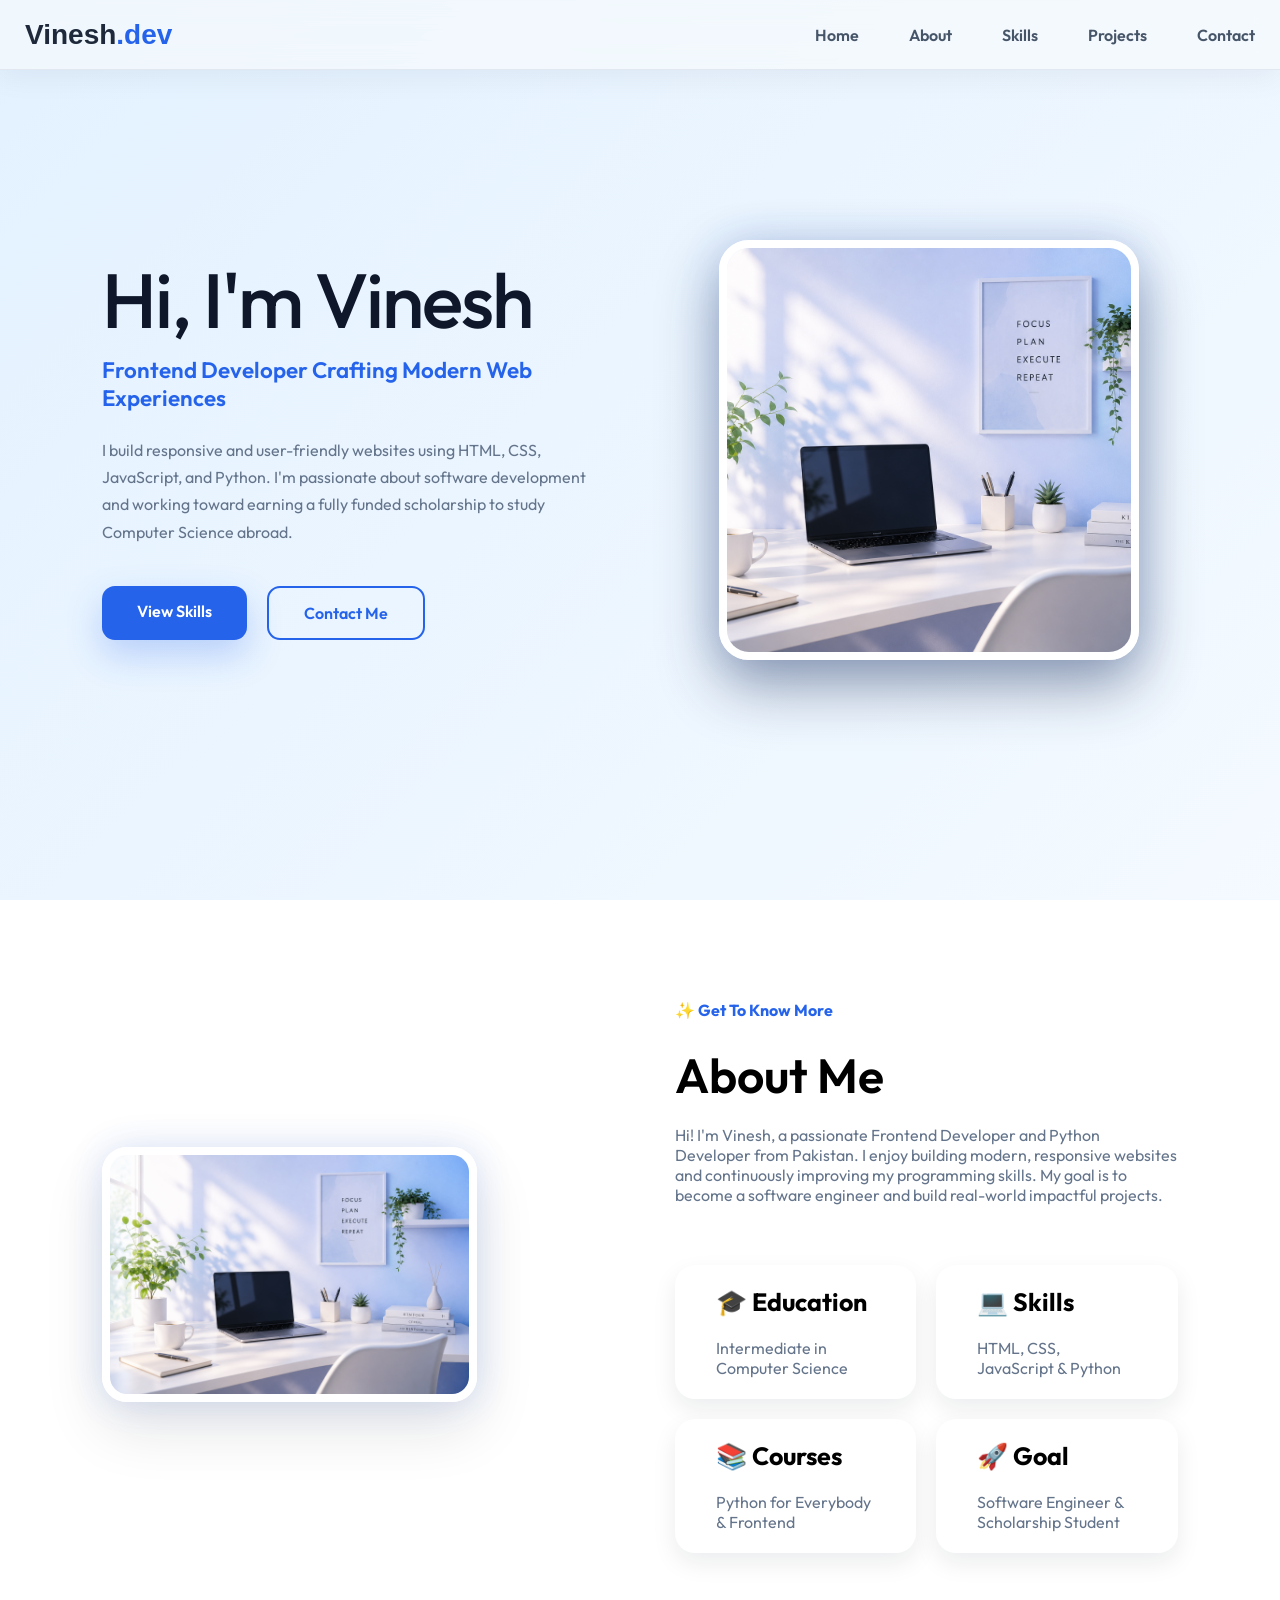
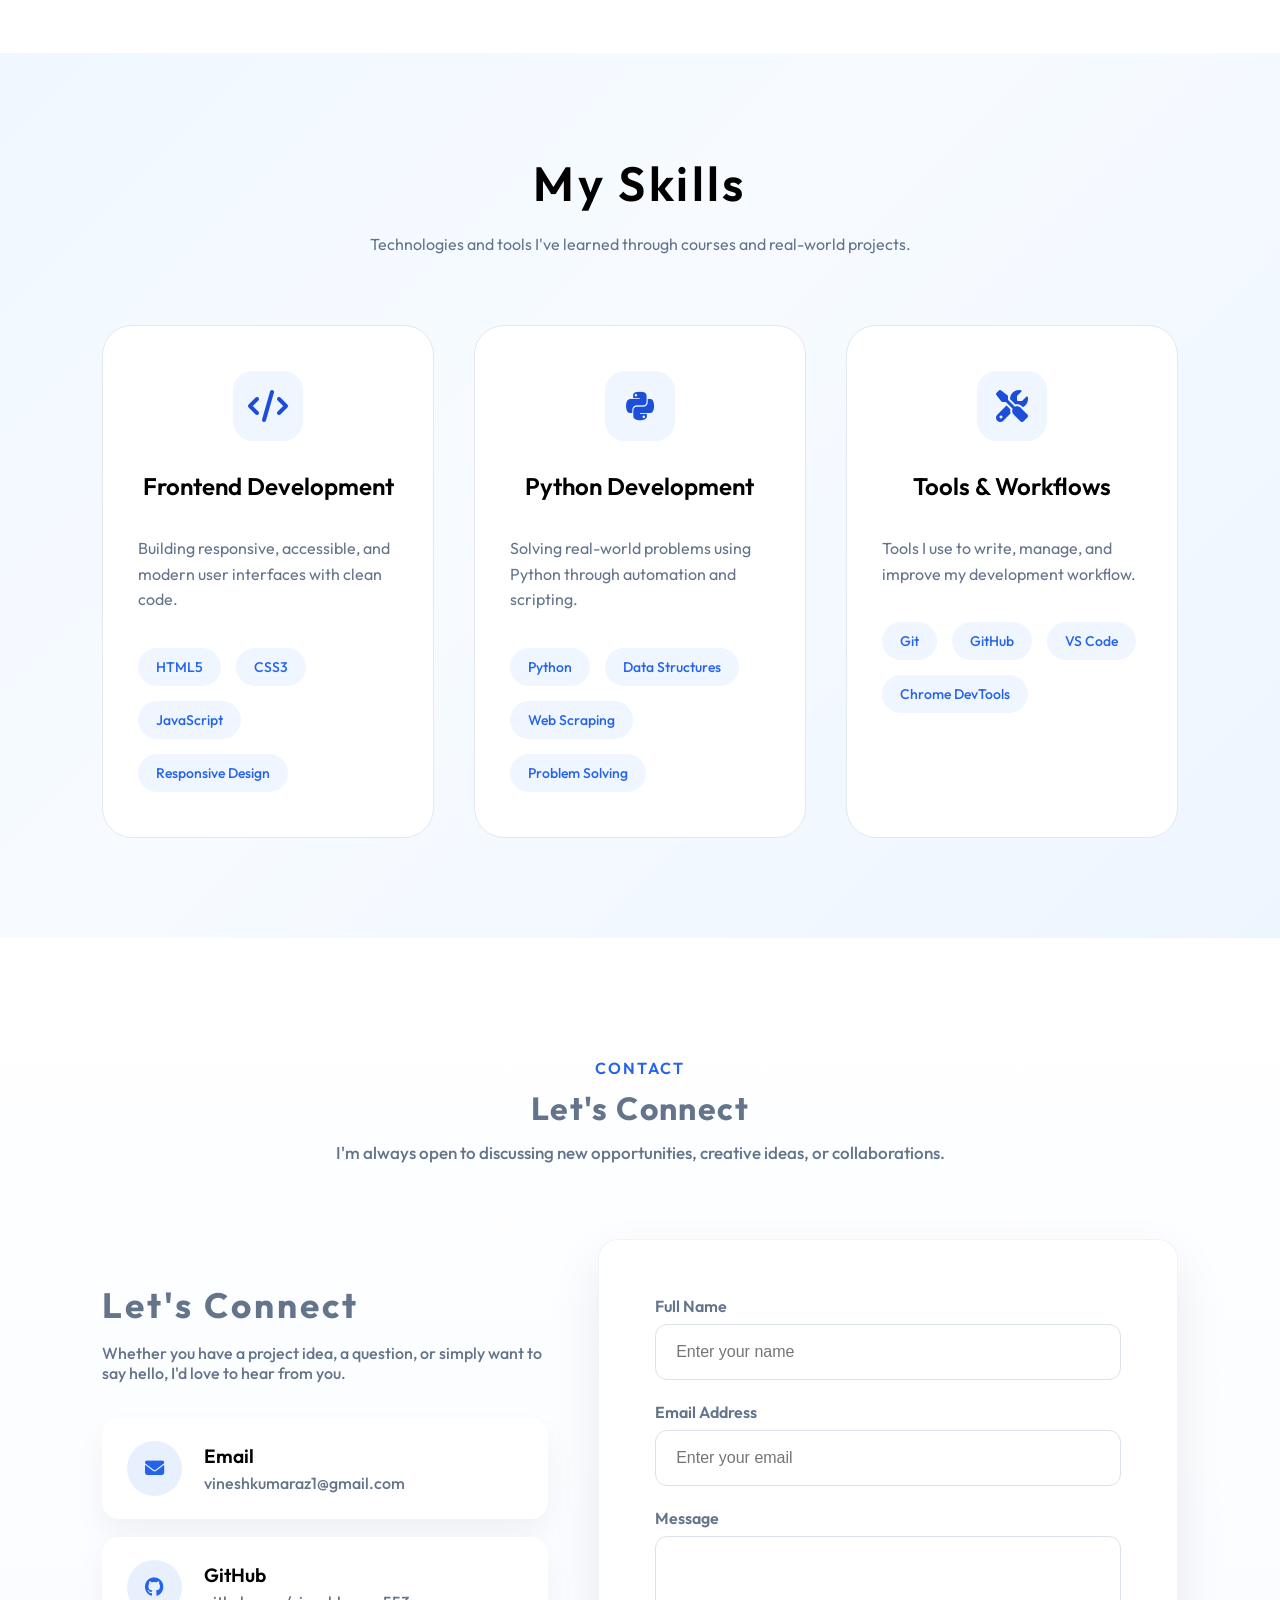
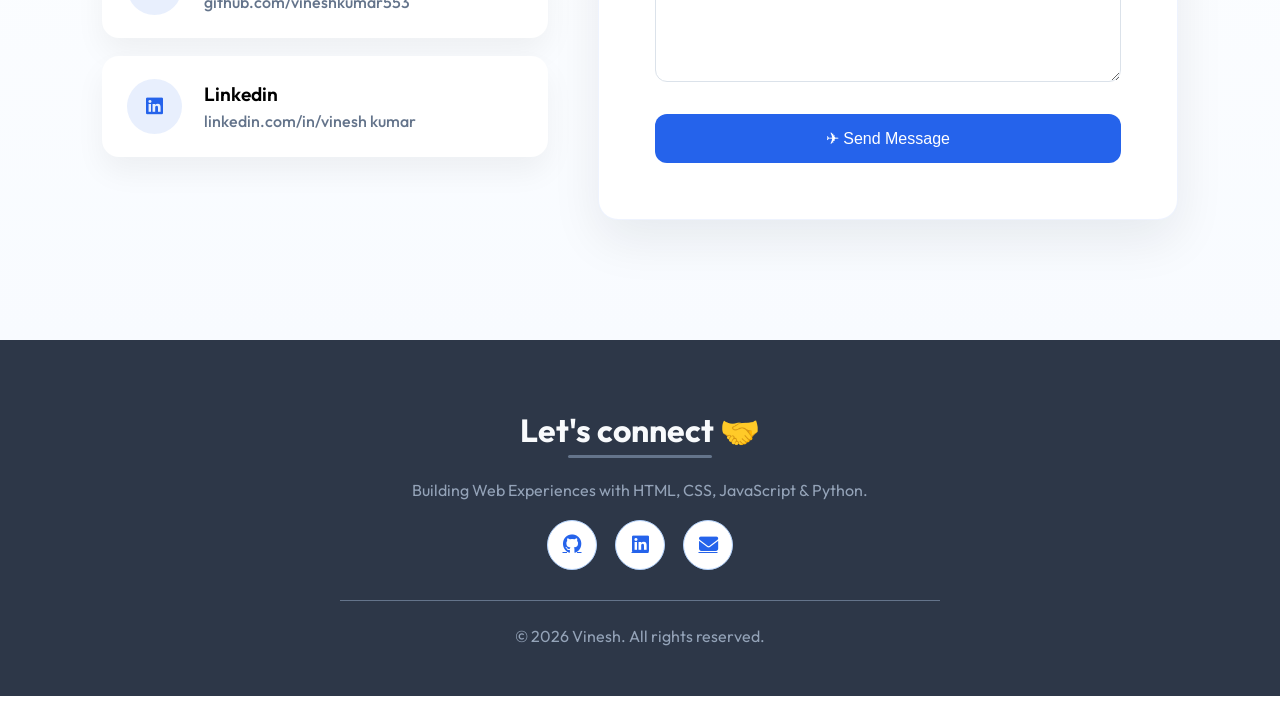
<file: index.html>
<!DOCTYPE html>
<html lang="en">

<head>
    <meta charset="UTF-8">
    <meta name="viewport" content="width=device-width, initial-scale=1.0">
    <title>Vinesh | Frontend Developer</title>

    <!-- CSS File -->
    <link rel="stylesheet" href="style.css">
    <link rel="stylesheet" href="https://cdnjs.cloudflare.com/ajax/libs/font-awesome/6.7.2/css/all.min.css">
</head>

<body>
    <nav>

        <!-- Sidebar -->
        <ul class="sidebar">

            <li onclick="hideSidebar()">
                <a href="javascript:void(0)">
                    <svg xmlns="http://www.w3.org/2000/svg" height="40px" viewBox="0 -960 960 960" width="40px"
                        fill="#e3e3e3">

                        <path
                            d="m256-200-56-56 224-224-224-224 56-56 224 224 224-224 56 56-224 224 224 224-56 56-224-224-224 224Z" />
                    </svg>
                </a>
            </li>

            <li><a href="#home" onclick="hideSidebar()">Home</a></li>
            <li><a href="#about" onclick="hideSidebar()">About</a></li>
            <li><a href="#skills" onclick="hideSidebar()">Skills</a></li>
            <li><a href="#projects" onclick="hideSidebar()">Projects</a></li>
            <li><a href="#contact" onclick="hideSidebar()">Contact</a></li>

        </ul>

        <!-- Main Navbar -->
        <ul>

            <li class="logo">
                <a href="#home" class="logo">Vinesh<span>.dev</span></a>
            </li>

            <li class="hideonmobile"><a href="#home">Home</a></li>
            <li class="hideonmobile"><a href="#about">About</a></li>
            <li class="hideonmobile"><a href="#skills">Skills</a></li>
            <li class="hideonmobile"><a href="#projects">Projects</a></li>
            <li class="hideonmobile"><a href="#contact">Contact</a></li>

            <li class="menu-button" onclick="showSidebar()">
                <a href="javascript:void(0)">
                    <svg xmlns="http://www.w3.org/2000/svg" height="40px" viewBox="0 -960 960 960" width="40px"
                        fill="#e3e3e3">

                        <path d="M120-240v-80h720v80H120Zm0-200v-80h720v80H120Zm0-200v-80h720v80H120Z" />
                    </svg>
                </a>
            </li>

        </ul>

    </nav>

    <!-- HERO -->
    <section class="hero" id="home">

        <div class="hero-content">

            <h1>Hi, I'm Vinesh</h1>

            <h2>Frontend Developer Crafting Modern Web Experiences</h2>

            <p>
                I build responsive and user-friendly websites using HTML, CSS, JavaScript,
                and Python. I'm passionate about software development and working toward
                earning a fully funded scholarship to study Computer Science abroad.
            </p>

            <div class="hero-buttons">
                <a href="#skills" class="btn btn-primary">View Skills</a>
                <a href="#contact" class="btn btn-secondary">Contact Me</a>
            </div>

        </div>

        <div class="hero-image">
            <img src="profile-picture.png" alt="Profile">
        </div>

    </section>

    <!-- ABOUT -->
    <section class="about" id="about">

        <div class="about-container">

            <div class="about-image">
                <img src="profile-picture.png" alt="Profile Picture">
            </div>

            <div class="about-content">

                <h4>✨ Get To Know More</h4>
                <h2>About Me</h2>

                <p>
                    Hi! I'm Vinesh, a passionate Frontend Developer and Python Developer from Pakistan.
                    I enjoy building modern, responsive websites and continuously improving my programming skills.
                    My goal is to become a software engineer and build real-world impactful projects.
                </p>

                <div class="about-cards">

                    <div class="about-card">
                        <h3>🎓 Education</h3>
                        <p>Intermediate in Computer Science</p>
                    </div>

                    <div class="about-card">
                        <h3>💻 Skills</h3>
                        <p>HTML, CSS, JavaScript & Python</p>
                    </div>

                    <div class="about-card">
                        <h3>📚 Courses</h3>
                        <p>Python for Everybody & Frontend</p>
                    </div>

                    <div class="about-card">
                        <h3>🚀 Goal</h3>
                        <p>Software Engineer & Scholarship Student</p>
                    </div>

                </div>

            </div>

        </div>

    </section>
    <section class="skills" id="skills">

        <div class="section-heading">
            <h2> My Skills</h2>
            <p>Technologies and tools I've learned through courses and real-world projects.</p>
        </div>

        <div class="skills-container">

            <!-- Frontend Card -->
            <article class="skill-card">
                <div class="skill-icon">
                    <i class="fa-solid fa-code"></i>
                </div>

                <h3>Frontend Development</h3>

                <p>
                    Building responsive, accessible, and modern user interfaces with clean code.
                </p>

                <div class="skill-list">
                    <span>HTML5</span>
                    <span>CSS3</span>
                    <span>JavaScript</span>
                    <span>Responsive Design</span>
                </div>
            </article>

            <!-- Python Card -->
            <article class="skill-card">
                <div class="skill-icon">
                    <i class="fa-brands fa-python"></i>
                </div>

                <h3>Python Development</h3>

                <p>
                    Solving real-world problems using Python through automation and scripting.
                </p>

                <div class="skill-list">
                    <span>Python</span>
                    <span>Data Structures</span>
                    <span>Web Scraping</span>
                    <span>Problem Solving</span>
                </div>
            </article>

            <!-- Tools Card -->
            <article class="skill-card">
                <div class="skill-icon">
                    <i class="fa-solid fa-screwdriver-wrench"></i>
                </div>

                <h3>Tools & Workflows</h3>

                <p>
                    Tools I use to write, manage, and improve my development workflow.
                </p>

                <div class="skill-list">
                    <span>Git</span>
                    <span>GitHub</span>
                    <span>VS Code</span>
                    <span>Chrome DevTools</span>
                </div>
            </article>

        </div>
    </section>
    <!--==================== CONTACT ====================-->

    <section class="contact" id="contact">

        <div class="container">

            <!-- Section Heading -->

            <div class="section-title">

                <span class="subtitle">CONTACT</span>

                <h2>Let's Connect</h2>

                <p>
                    I'm always open to discussing
                    new opportunities,
                    creative ideas,
                    or collaborations.
                </p>

            </div>


            <!-- Contact Wrapper -->

            <div class="contact-wrapper">

                <!-- Left Side -->

                <div class="contact-info">

                    <h3>Let's Connect</h3>

                    <p>
                        Whether you have a project idea, a question,
                        or simply want to say hello, I'd love to hear
                        from you.
                    </p>


                    <!-- Contact Card -->

                    <div class="info-card">

                        <div class="info-icon">
                            <i class="fa-solid fa-envelope"></i>
                        </div>

                        <div class="info-text">
                            <h4>Email</h4>
                            <a href="mailto:vineshkumaraz1@gmail.com">
                                vineshkumaraz1@gmail.com
                            </a>
                        </div>

                    </div>


                    <!-- Contact Card -->

                    <div class="info-card">

                        <div class="info-icon">
                            <i class="fa-brands fa-github"></i>
                        </div>

                        <div class="info-text">

                            <h4>GitHub</h4>


                            <a href="https://github.com/vineshkumar553" target="_blank" rel="noopener noreferrer">
                                github.com/vineshkumar553
                            </a>


                        </div>

                    </div>


                    <!-- Contact Card -->

                    <div class="info-card">

                        <div class="info-icon">
                            <i class="fa-brands fa-linkedin"></i>
                        </div>

                        <div class="info-text">

                            <h4>Linkedin</h4>
                            <a href="https://www.linkedin.com/in/vinesh-kumar-6b0a53422/"
                                target="_blank" rel="noopener noreferrer">
                                linkedin.com/in/vinesh kumar
                            </a>

                        </div>

                    </div>

                </div>



                <!-- Right Side -->

                <div class="contact-form">

                    <form action="#">

                        <div class="input-group">

                            <label for="name">Full Name</label>

                            <input type="text" id="name" placeholder="Enter your name" required>

                        </div>


                        <div class="input-group">

                            <label for="email">Email Address</label>

                            <input type="email" id="email" placeholder="Enter your email" required>

                        </div>


                        <div class="input-group">

                            <label for="message">Message</label>

                            <textarea id="message" rows="6" placeholder="Write your message..." required>
                        </textarea>

                        </div>


                        <button type="submit" class="contact-btn">

                            ✈ Send Message
                        </button>

                    </form>

                </div>

            </div>

        </div>

    </section>
    <section>
        <footer class="footer">
            <div class="container-footer">

                <h2>Let's connect <span> 🤝</span></h2>

                <p class="footer-text">
                    Building Web Experiences with HTML, CSS, JavaScript & Python.
                </p>
                <div class="footer-socials">
                    <a href="https://github.com/vineshkumar553" target="_blank" rel="noopener noreferrer"><i
                            class="fa-brands fa-github"></i></a>
                    <a href="https://www.linkedin.com/in/vinesh-kumar-6b0a53422/" target="_blank"
                        rel="noopener noreferrer"><i class="fa-brands fa-linkedin"></i></a>
                    <a href="mailto:vineshkumaraz1@gmail.com">
                        <i class="fa-solid fa-envelope"></i>
                    </a>
                </div>
                <div class="footer-line"></div>
                <p class="copyright">
                    © 2026 Vinesh. All rights reserved.
                </p>
            </div>
        </footer>

    </section>
<script src="script.js"></script>


</body>

</html>
</file>
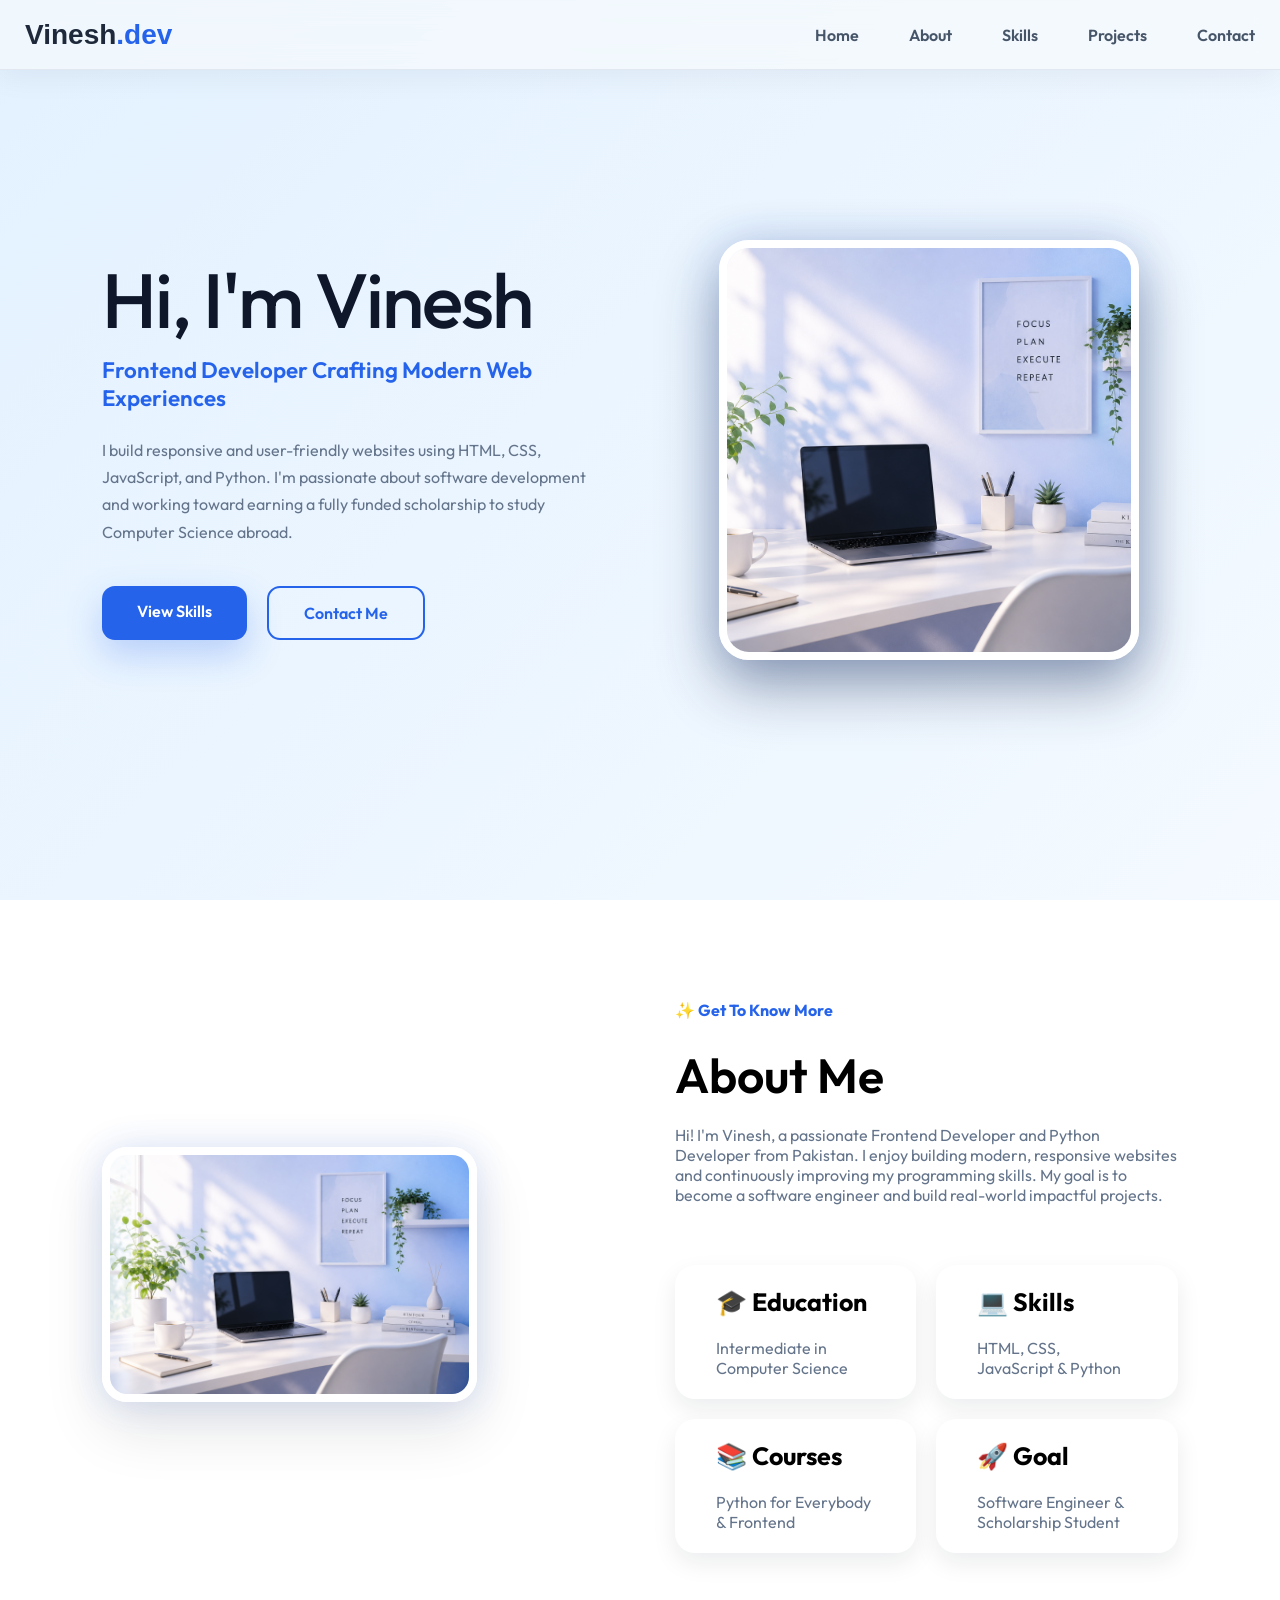
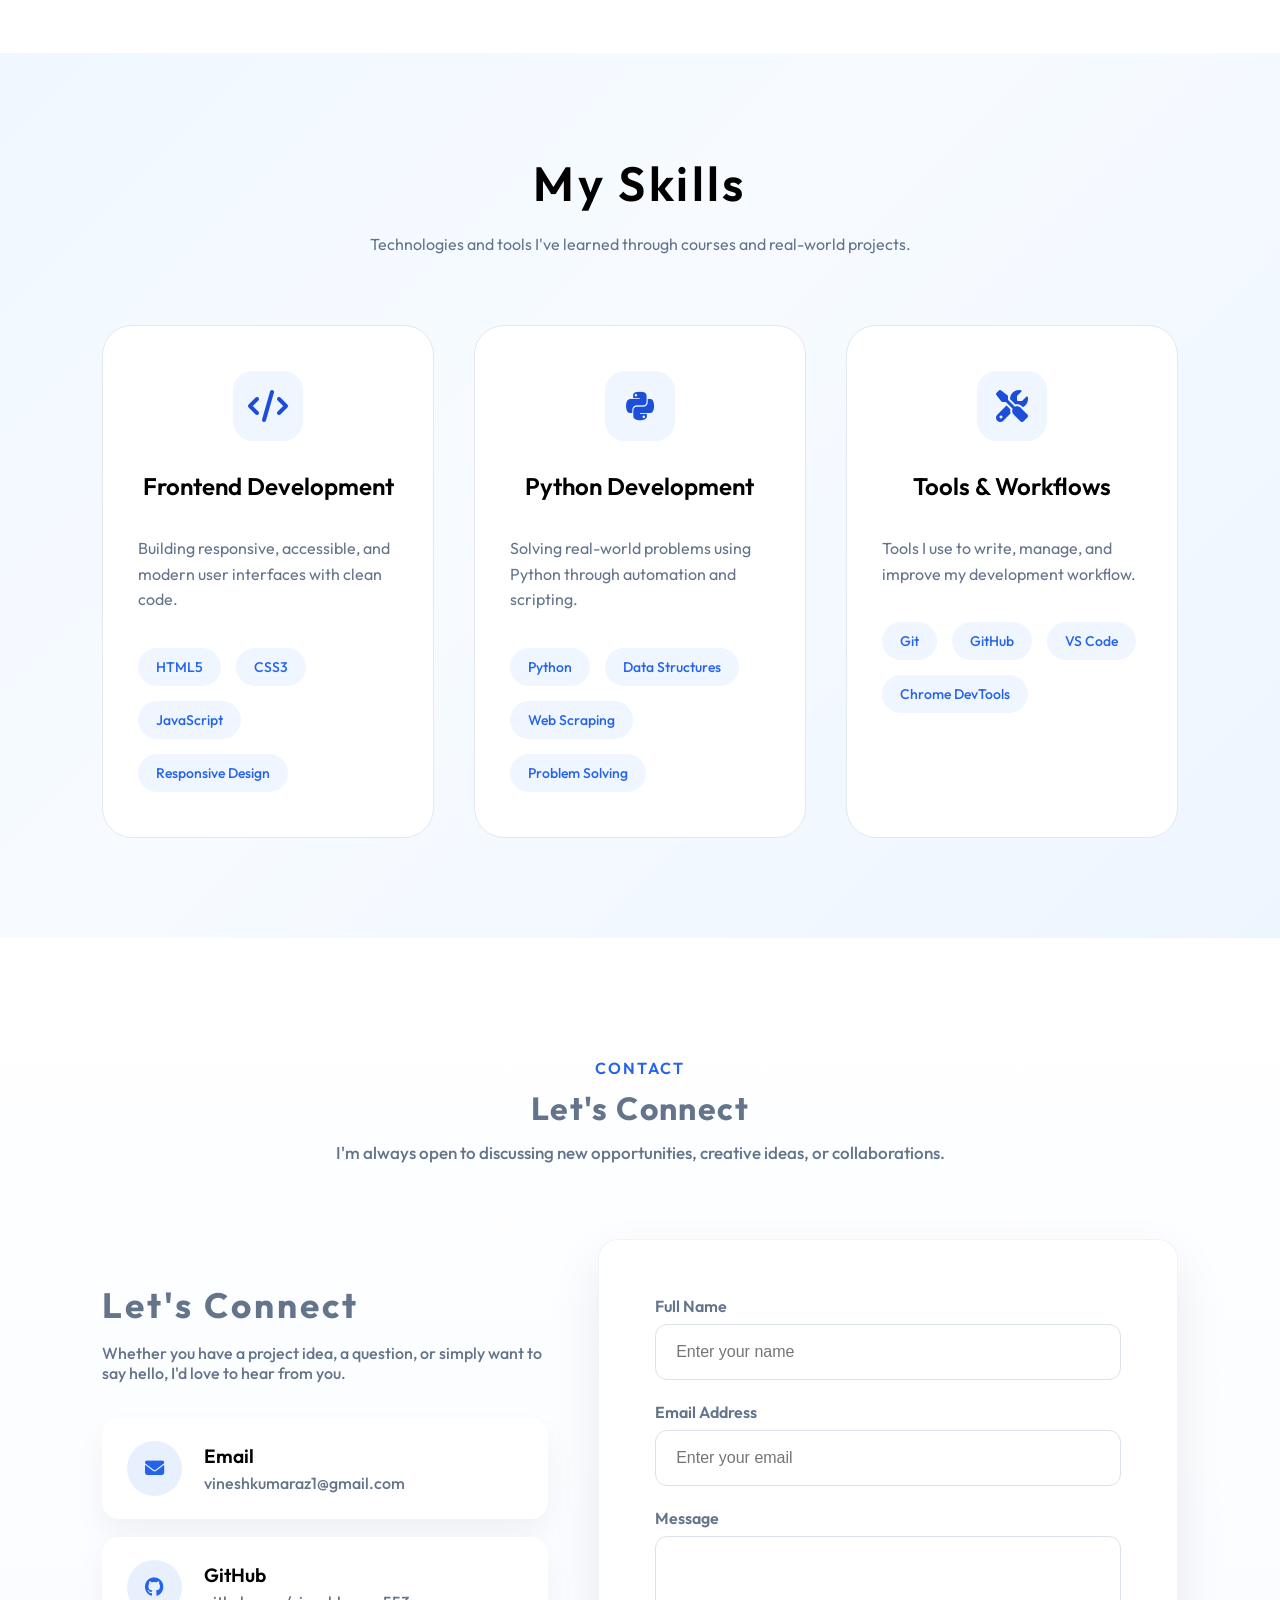
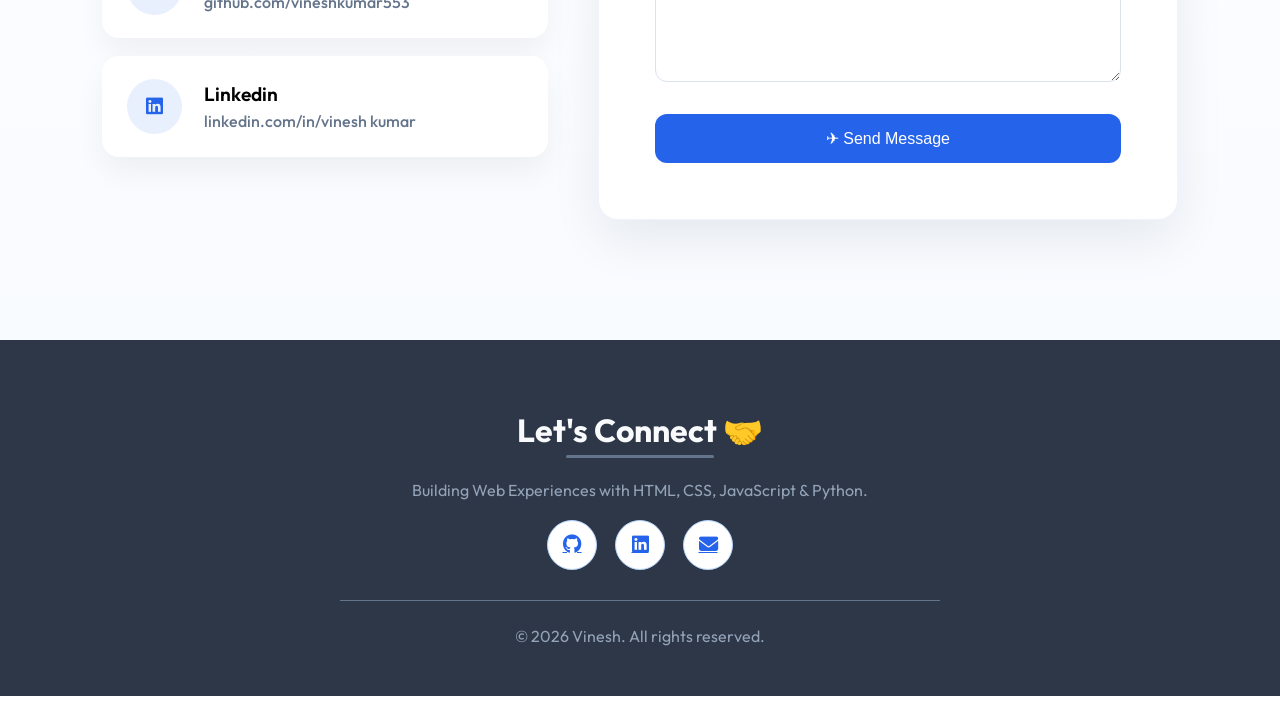
<file: portfolio1.html>
<!DOCTYPE html>
<html lang="en">

<head>
    <meta charset="UTF-8">
    <meta name="viewport" content="width=device-width, initial-scale=1.0">
    <title>Vinesh | Frontend Developer</title>

    <!-- CSS File -->
    <link rel="stylesheet" href="portfolio1.css">
    <link rel="stylesheet" href="https://cdnjs.cloudflare.com/ajax/libs/font-awesome/6.7.2/css/all.min.css">
</head>

<body>
    <nav>

        <!-- Sidebar -->
        <ul class="sidebar">

            <li onclick="hideSidebar()">
                <a href="javascript:void(0)">
                    <svg xmlns="http://www.w3.org/2000/svg" height="40px" viewBox="0 -960 960 960" width="40px"
                        fill="#e3e3e3">

                        <path
                            d="m256-200-56-56 224-224-224-224 56-56 224 224 224-224 56 56-224 224 224 224-56 56-224-224-224 224Z" />
                    </svg>
                </a>
            </li>

            <li><a href="#home" onclick="hideSidebar()">Home</a></li>
            <li><a href="#about" onclick="hideSidebar()">About</a></li>
            <li><a href="#skills" onclick="hideSidebar()">Skills</a></li>
            <li><a href="#projects" onclick="hideSidebar()">Projects</a></li>
            <li><a href="#contact" onclick="hideSidebar()">Contact</a></li>

        </ul>

        <!-- Main Navbar -->
        <ul>

            <li class="logo">
                <a href="#home" class="logo">Vinesh<span>.dev</span></a>
            </li>

            <li class="hideonmobile"><a href="#home">Home</a></li>
            <li class="hideonmobile"><a href="#about">About</a></li>
            <li class="hideonmobile"><a href="#skills">Skills</a></li>
            <li class="hideonmobile"><a href="#projects">Projects</a></li>
            <li class="hideonmobile"><a href="#contact">Contact</a></li>

            <li class="menu-button" onclick="showSidebar()">
                <a href="javascript:void(0)">
                    <svg xmlns="http://www.w3.org/2000/svg" height="40px" viewBox="0 -960 960 960" width="40px"
                        fill="#e3e3e3">

                        <path d="M120-240v-80h720v80H120Zm0-200v-80h720v80H120Zm0-200v-80h720v80H120Z" />
                    </svg>
                </a>
            </li>

        </ul>

    </nav>

    <!-- HERO -->
    <section class="hero" id="home">

        <div class="hero-content">

            <h1>Hi, I'm Vinesh</h1>

            <h2>Frontend Developer Crafting Modern Web Experiences</h2>

            <p>
                I build responsive and user-friendly websites using HTML, CSS, JavaScript,
                and Python. I'm passionate about software development and working toward
                earning a fully funded scholarship to study Computer Science abroad.
            </p>

            <div class="hero-buttons">
                <a href="#skills" class="btn btn-primary">View Skills</a>
                <a href="#contact" class="btn btn-secondary">Contact Me</a>
            </div>

        </div>

        <div class="hero-image">
            <img src="profile1.png" alt="Profile">
        </div>

    </section>

    <!-- ABOUT -->
    <section class="about" id="about">

        <div class="about-container">

            <div class="about-image">
                <img src="profile1.png" alt="Profile Picture">
            </div>

            <div class="about-content">

                <h4>✨ Get To Know More</h4>
                <h2>About Me</h2>

                <p>
                    Hi! I'm Vinesh, a passionate Frontend Developer and Python Developer from Pakistan.
                    I enjoy building modern, responsive websites and continuously improving my programming skills.
                    My goal is to become a software engineer and build real-world impactful projects.
                </p>

                <div class="about-cards">

                    <div class="about-card">
                        <h3>🎓 Education</h3>
                        <p>Intermediate in Computer Science</p>
                    </div>

                    <div class="about-card">
                        <h3>💻 Skills</h3>
                        <p>HTML, CSS, JavaScript & Python</p>
                    </div>

                    <div class="about-card">
                        <h3>📚 Courses</h3>
                        <p>Python for Everybody & Frontend</p>
                    </div>

                    <div class="about-card">
                        <h3>🚀 Goal</h3>
                        <p>Software Engineer & Scholarship Student</p>
                    </div>

                </div>

            </div>

        </div>

    </section>
    <section class="skills" id="skills">

        <div class="section-heading">
            <h2> My Skills</h2>
            <p>Technologies and tools I've learned through courses and real-world projects.</p>
        </div>

        <div class="skills-container">

            <!-- Frontend Card -->
            <article class="skill-card">
                <div class="skill-icon">
                    <i class="fa-solid fa-code"></i>
                </div>

                <h3>Frontend Development</h3>

                <p>
                    Building responsive, accessible, and modern user interfaces with clean code.
                </p>

                <div class="skill-list">
                    <span>HTML5</span>
                    <span>CSS3</span>
                    <span>JavaScript</span>
                    <span>Responsive Design</span>
                </div>
            </article>

            <!-- Python Card -->
            <article class="skill-card">
                <div class="skill-icon">
                    <i class="fa-brands fa-python"></i>
                </div>

                <h3>Python Development</h3>

                <p>
                    Solving real-world problems using Python through automation and scripting.
                </p>

                <div class="skill-list">
                    <span>Python</span>
                    <span>Data Structures</span>
                    <span>Web Scraping</span>
                    <span>Problem Solving</span>
                </div>
            </article>

            <!-- Tools Card -->
            <article class="skill-card">
                <div class="skill-icon">
                    <i class="fa-solid fa-screwdriver-wrench"></i>
                </div>

                <h3>Tools & Workflows</h3>

                <p>
                    Tools I use to write, manage, and improve my development workflow.
                </p>

                <div class="skill-list">
                    <span>Git</span>
                    <span>GitHub</span>
                    <span>VS Code</span>
                    <span>Chrome DevTools</span>
                </div>
            </article>

        </div>
    </section>
    <!--==================== CONTACT ====================-->

    <section class="contact" id="contact">

        <div class="container">

            <!-- Section Heading -->

            <div class="section-title">

                <span class="subtitle">CONTACT</span>

                <h2>Let's Connect</h2>

                <p>
                    I'm always open to discussing
                    new opportunities,
                    creative ideas,
                    or collaborations.
                </p>

            </div>


            <!-- Contact Wrapper -->

            <div class="contact-wrapper">

                <!-- Left Side -->

                <div class="contact-info">

                    <h3>Let's Connect</h3>

                    <p>
                        Whether you have a project idea, a question,
                        or simply want to say hello, I'd love to hear
                        from you.
                    </p>


                    <!-- Contact Card -->

                    <div class="info-card">

                        <div class="info-icon">
                            <i class="fa-solid fa-envelope"></i>
                        </div>

                        <div class="info-text">
                            <h4>Email</h4>
                            <a href="mailto:vineshkumaraz1@gmail.com">
                                vineshkumaraz1@gmail.com
                            </a>
                        </div>

                    </div>


                    <!-- Contact Card -->

                    <div class="info-card">

                        <div class="info-icon">
                            <i class="fa-brands fa-github"></i>
                        </div>

                        <div class="info-text">

                            <h4>GitHub</h4>


                            <a href="https://github.com/vineshkumar553" target="_blank" rel="noopener noreferrer">
                                github.com/vineshkumar553
                            </a>


                        </div>

                    </div>


                    <!-- Contact Card -->

                    <div class="info-card">

                        <div class="info-icon">
                            <i class="fa-brands fa-linkedin"></i>
                        </div>

                        <div class="info-text">

                            <h4>Linkedin</h4>
                            <a href="https://www.linkedin.com/in/vinesh-kumar-6b0a53422/"
                                target="_blank" rel="noopener noreferrer">
                                linkedin.com/in/vinesh kumar
                            </a>

                        </div>

                    </div>

                </div>



                <!-- Right Side -->

                <div class="contact-form">

                    <form action="#">

                        <div class="input-group">

                            <label for="name">Full Name</label>

                            <input type="text" id="name" placeholder="Enter your name" required>

                        </div>


                        <div class="input-group">

                            <label for="email">Email Address</label>

                            <input type="email" id="email" placeholder="Enter your email" required>

                        </div>


                        <div class="input-group">

                            <label for="message">Message</label>

                            <textarea id="message" rows="6" placeholder="Write your message..." required>
                        </textarea>

                        </div>


                        <button type="submit" class="contact-btn">

                            ✈ Send Message
                        </button>

                    </form>

                </div>

            </div>

        </div>

    </section>
    <section>
        <footer class="footer">
            <div class="container-footer">

                <h2>Let's Connect <span> 🤝</span></h2>

                <p class="footer-text">
                    Building Web Experiences with HTML, CSS, JavaScript & Python.
                </p>
                <div class="footer-socials">
                    <a href="https://github.com/vineshkumar553" target="_blank" rel="noopener noreferrer"><i
                            class="fa-brands fa-github"></i></a>
                    <a href="https://www.linkedin.com/in/vinesh-kumar-6b0a53422/" target="_blank"
                        rel="noopener noreferrer"><i class="fa-brands fa-linkedin"></i></a>
                    <a href="mailto:vineshkumaraz1@gmail.com">
                        <i class="fa-solid fa-envelope"></i>
                    </a>
                </div>
                <div class="footer-line"></div>
                <p class="copyright">
                    © 2026 Vinesh. All rights reserved.
                </p>
            </div>
        </footer>

    </section>


    <script>

        function showSidebar() {
            const sidebar = document.querySelector('.sidebar');
            sidebar.style.right = "0";
        }

        function hideSidebar() {
            const sidebar = document.querySelector('.sidebar');
            sidebar.style.right = "-230px";
        }

    </script>


</body>

</html>
</file>
<file: style.css>
@import url('https://fonts.googleapis.com/css2?family=Outfit:wght@300;400;500;600;700&display=swap');
html {
    scroll-behavior: smooth;
}

* {
    margin: 0;
    padding: 0;
    box-sizing: border-box;
    -webkit-tap-highlight-color: transparent;
}


:root {
    --primary: #2563eb;
    --primary-dark: #1d4ed8;
    --text: #64748b;
    --bg: #F8FAFC;
}

body {
    min-height: 100vh;
    background:
        linear-gradient(135deg, #d8ecffb7, #f7fbff, #e3efff);
     font-family: "Outfit", sans-serif;
}
section {
    scroll-margin-top: 90px;
}

/* NAVBAR */
nav {
    position: fixed;
    top: 0;
    width: 100%;
    height: 70px;
    z-index: 1000;

    background: rgba(248, 250, 252, 0.642);
    border-bottom: 1px solid #E2E8F0;
    box-shadow: 0 8px 30px rgba(15, 23, 42, .05);
    backdrop-filter: blur(12px);




}

nav ul {
    width: 100%;
    height: 100%;
    list-style: none;
    display: flex;
    justify-content: flex-end;
    align-items: center;
}

nav li {
    height: 100%;
}

nav a {
    height: 100%;
    padding: 0 25px;
    display: flex;
    align-items: center;
    text-decoration: none;

    color: #475569;
    font-weight: 600;
    font-size: 16px;

    transition: 0.3s ease;
    position: relative;
}

/* Hover Effect */
nav a:hover {
    color: #2563EB;
}

/* Animated Underline */
nav a::after {
    content: "";
    position: absolute;
    left: 50%;
    bottom: 12px;

    width: 0;
    height: 2px;

    background: #2563EB;

    transform: translateX(-50%);
    transition: 0.3s ease;
}

nav a:hover::after {
    width: 70%;
}

/* LOGO */
.logo {
    margin-right: auto;
}

.logo a {
    font-family: 'Poppins', sans-serif;
    color: #1E293B;
    font-size: 28px;
    font-weight: 800;
}

.logo a::after {
    display: none;
}

.logo span {
    color: #2563EB;
}

/* MENU BUTTON */
.menu-button {
    display: none;
}

/* SIDEBAR */
.sidebar {
    position: fixed;
    top: 70px;
    right: -100%;

    width: 80%;
    max-width: 220px;
    height: 70vh;

    display: flex;
    flex-direction: column;
    align-items: flex-start;

    background: #eff6ff; 
   

    transition: right 0.4s ease;
    z-index: 999;
}

.sidebar li {
    width: 100%;
}

.sidebar a {
    width: auto;
    padding: 15px 20px;
    margin: 5px;
    border-radius: 8px;
    color: var(--text);
    transition: 0.3s ease;
}
.sidebar a::after {
    display: none;
}



/* MOBILE */
@media(max-width:800px) {

    .hideonmobile {
        display: none;
    }

    .menu-button {
        display: block;
    }
}


/* HERO */
.hero {
    max-width: 1350px;
    margin: auto;
    min-height: 100vh;
    display: flex;
    justify-content: space-between;
    align-items: center;
    padding: 0 8%;
    gap: 80px;
}

/* LEFT */
.hero-content {
    flex: 1;
}

.hero-content h1 {
    font-size: clamp(3.5rem, 7vw, 4.8rem);
    font-weight: 500;
    line-height: 1.05;
    letter-spacing: -2px;
    color: #0F172A;
    margin-bottom: 15px;
}

.hero-content h2 {
    color: var(--primary);
    font-size: 1.4rem;
    margin-bottom: 25px;
    font-weight: 600;
}

.hero-content p {
    color: var(--text);
    font-size: 16px;
    line-height: 1.7;
    max-width: 600px;
    margin-bottom: 40px;
}

/* BUTTONS */
.hero-buttons {
    display: flex;
    gap: 20px;
}

.btn {
    text-decoration: none;
    border-radius: 13px;
    padding: 15px 35px;
    font-weight: 600;
    transition: .35s;
}

.btn-primary {
    background: var(--primary);
    color: white;
    box-shadow: 0 15px 35px rgba(37, 99, 235, .25);
}

.btn-primary:hover {
    background: var(--primary-dark);
    transform: translateY(-7px);
}

.btn-secondary {
    border: 2px solid var(--primary);
    color: var(--primary);
    background: transparent;
}

.btn-secondary:hover {
    transform: translateY(-7px);
}

.hero-image {
    flex: 1;
    display: flex;
    justify-content: center;
}

.hero-image img {
    width: 420px;
    height: 420px;
    object-fit: cover;
    border-radius: 30px;
    border: 8px solid white;
    transition: .4s;
    box-shadow:
        0 25px 60px rgba(28, 45, 86, 0.459),
        0 0 40px rgba(37, 99, 235, .15);
}

.hero-image img:hover {
    transform: scale(1.03);
}

/* RESPONSIVE */

@media (max-width: 800px) {
    .hero {
        flex-direction: column-reverse;
        text-align: center;
        padding: 80px 8%;
    }

    .hero-content p {
        margin: auto;
        margin-bottom: 35px;

    }

    .hero-buttons {
        justify-content: center;

    }

    .hero-content h1 {
        font-size: 3rem;

    }

    .hero-image img {
        width: 300px;
        height: 300px;
    }
}


/* ABOUT SECTION */

.about {
    padding: 100px 8%;
    background: white;

}

.about-container {
    max-width: 1200px;
    display: flex;
    margin: auto;
    align-items: center;
    gap: 70px;
    flex-wrap: wrap;
}

.about-image {
    flex: 1;
}

.about-image img {
    max-width: 375px;
    border-radius: 25px;
    border: 8px solid rgb(255, 255, 255);
    transition: 0.4s;
    box-shadow:
        0 25px 60px rgba(15, 23, 42, 0.12),
        0 0 35px rgba(37, 99, 235, 0.15);

}

.about-image img:hover {
    transform: scale(1.03);
}

.about-content {
    flex: 1;
}

.about-content h4 {
    color: var(--primary);
    margin-bottom: 25px;
}

.about-content h2 {
    font-size: 3rem;
    color: black;
    font-weight: 600;
    margin-bottom: 15px;
}

.about-content p {
    color: var(--text);
    margin-top: 20px;

}

.about-cards {
    display: grid;
    grid-template-columns: repeat(2, 1fr);
    gap: 20px;
    margin-top: 60px;
    cursor:pointer;
}

.about-card {
    border-radius: 20px;
    padding: 20px 40px;
    background: white;
    border: 1px solid transparent;
    box-shadow: 0 10px 25px rgba(15, 23, 42, 0.08);
    transition: 0.3s ease;

}

.about-card:hover {
    transform: translateY(-5px);
    border-color: #cbdef7;
}

.about-card h3 {
    font-size: 25px;
    margin-bottom: 15px;
}

@media (max-width: 800px) {
    .about-container {
        flex-direction: column;
    }

    .about-image img {
        width: 200px;
    }

    .about-content {
        text-align: center;
    }

    .about-cards {
        grid-template-columns: 1fr;
    }
}

/*==========================
        SKILLS
==========================*/

.skills {
    padding: 100px 8%;
}

.section-heading {
    text-align: center;
    max-width: 700px;
    margin: auto;
    margin-bottom: 70px;
}

.section-heading h2 {
    font-size: 3rem;
    font-weight: 600;
    color: #000000;
    letter-spacing: 0.1cap;
    margin-bottom: 20px;
}

.section-heading p {
    color: var(--text);
    line-height: 2cap;
    font-size: 16px;
}

.skills-container {
    max-width: 1200px;
    display: grid;
    grid-template-columns: repeat(3, 1fr);
    gap: 40px;
    margin: auto;
}

.skill-card {
    background-color: white;
    border-radius: 30px;
    border: 1px solid #e2e8f0;
    padding: 45px 35px;
    cursor: pointer;
    position: relative;
    overflow: hidden;;
}

.skill-card:hover {
    transform: translateY(-12px);
    transition: 0.4s;
    box-shadow:
        0 25px 60px rgba(37, 99, 235, .15);
}
.skill-card::before {

    content: "";

    position: absolute;

    top: 0;
    left: 0;

    width: 100%;
    height: 5px;

    background: #2563eb;

    transform: scaleX(0);

    transition: .4s;

    transform-origin: left;

}

.skill-card:hover::before {

    transform: scaleX(1);

}

.skill-icon {
    width: 70px;
    height: 70px;
    background: #eff6ff;
    display: flex;
    justify-content: center;
    align-items: center;
    margin: 0 auto 15px;
    border-radius: 20px;
    color: #1d4ed8;
    margin-bottom: 30px;
    font-size: 32px;
    transition: 0.4s;
}

.skill-card:hover .skill-icon {
    background: #2563EB;
    transform: rotate(-8deg) scale(1.08);
    color: #e7eff7;
}

.skill-card h3 {
    text-align: center;
    margin-bottom: 35px;
    font-weight: 600;
    color: #000000;
    font-size: 24px;
}

.skill-card p {
    text-align: left;
    color: var(--text);
    line-height: 1.6;
    margin-bottom: 35px;
}

.skill-list {
    display: flex;
    flex-wrap: wrap;
    gap: 15px;
}

.skill-list span {
    padding: 10px 18px;
    border-radius: 100px;
    color: #2563eb;
    background: #eff6ff;
    font-size: 14px;
    font-weight: 500;
    transition: .3s;
}

.skill-list span:hover {
    color: #eff6ff;
    background: #2563eb;
}

@media(max-width:800px) {
    .skills-container {
        grid-template-columns: repeat(1, 1fr);
    }

    .section-heading h2 {
        font-size: 2.5rem;
    }

}

/*==================== CONTACT ====================*/

.contact {
    padding: 120px 8%;
    background:
        linear-gradient(to bottom,
            #ffffff,
            #f8fbff);
}

.section-title {
    max-width: 700px;
    margin: 0 auto 70px;
    text-align: center;
}

.subtitle {
    color: var(--primary);
    font-weight: 600;
    margin-bottom: 10px;
    letter-spacing: 2px;
    display: inline-block;
}

.section-title h2 {
    color: var(--text);
    font-size: 2rem;
    font-weight: 700;
    margin-bottom: 10px;
    letter-spacing: 1.4px;
}

.section-title p {
    color: #64748B;
    font-weight: 500;
    font-size: 17px;
    line-height: 1.8;
}

.contact-wrapper {
    display: grid;
    grid-template-columns: 1fr 1.3fr;
    gap: 50px;
    align-items: center;
}

.contact-info h3 {
    color: var(--text);
    font-size: 2.2rem;
    margin-bottom: 15px;
    line-height: 1.3;
    letter-spacing: 3px;
}

.contact-info p {
    color: #64748B;
    font-weight: 500;
    margin-bottom: 35px;
}

.info-card {
    display: flex;
    align-items: center;
    gap: 22px;
    padding: 22px 24px;
    margin-bottom: 18px;
    background: white;
    border: 1px solid transparent;
    border-radius: 17px;
    box-shadow: 0 15px 30px rgba(0, 0, 0, .05);
    transition: 0.4s;
    cursor: pointer;
}

.info-card:hover {
    transform:
        translateY(-6px) scale(1.02);
    border-color: rgba(37, 99, 235, .15);
    box-shadow: 0 18px 40px rgba(37, 99, 235, .10);
}

.info-icon {
    background: rgba(37, 99, 235, .1);
    color: var(--primary);
    width: 55px;
    height: 55px;
    border-radius: 50%;
    display: flex;
    align-items: center;
    justify-content: center;
    font-size: 1.2rem;
    transition: 0.70s;
}

.info-card:hover .info-icon {
    transform: rotate(-10deg);
    background: var(--primary);
    color: white;
}

.info-text h4 {
    font-weight: 600;
    margin-bottom: 5px;
    font-size: 1.2rem;
}

.info-text a {
    text-decoration: none;
    color: var(--text);
    font-weight: 500;
    transition: color .3s ease;
}

.info-text a:hover {
    color: var(--primary);
}


.contact-form {
    background: #fff;
    border: 1px solid rgba(37, 99, 235, .08);
    box-shadow:
        0 20px 50px rgba(15, 23, 42, .08);
    padding: 56px;
    border-radius: 20px;
}

.input-group {
    display: flex;
    flex-direction: column;
    margin-bottom: 22px;
}

.input-group label {
    font-weight: 600;
    margin-bottom: 8px;
    color: var(--text);
}

.input-group input,
.input-group textarea {
    padding: 18px 20px;
    border: 1px solid #dbe2ea;
    border-radius: 12px;
    font-size: 1rem;
    outline: none;
    transition: .3s;
}

.input-group textarea {
    resize: vertical;
}

.contact-btn {
    width: 100%;
    border: none;
    padding: 15px;
    border-radius: 12px;
    margin-top: 10px;
    background: var(--primary);
    color: #fff;
    font-weight: 500;
    font-size: 1rem;
    cursor: pointer;
    transition: .3s;
}

.contact-btn:hover {
    background: var(--primary-dark);
    transform: translateY(-5px);
    letter-spacing: .5px;
}

@media (max-width:900px) {

    .contact-wrapper {
        grid-template-columns: 1fr;
    }

}

@media (max-width:600px) {

    .contact {
        padding: 90px 4%;
    }

    .section-title h2 {
        font-size: 2.2rem;
    }

    .contact-form {
        padding: 25px;
    }

}

.footer {
    padding: 70px 20px 30px;
    background: #2D3748;
}

.container-footer {
    max-width: 1200px;
    margin: auto;
    text-align: center;
}

.footer h2 {
    display: inline-block;
    position: relative;
    color: #F8FAFC;
    margin-bottom: 30px;
    font-size: 2rem;
    font-weight: 700;
}

.footer h2::after {
    content: "";
    position: absolute;
    left: 20%;
    width: 60%;
    height: 3px;
    background: var(--text);
    bottom: -8px;
    border-radius: 20px;
}

.footer p {
    color: #94A3B8;
    font-size: 1rem;
    font-weight: 400;
    max-width: 500px;
    margin: 0px auto 20px;
}

.footer-socials {
    display: flex;
    justify-content: center;
    gap: 18px;
    margin-bottom: 30px;
    margin-top: 20px;
}

.footer-socials a {
    width: 50px;
    height: 50px;
    background: white;
    border-radius: 50%;
    display: flex;
    justify-content: center;
    align-items: center;
    border: 1px solid #b3d2fc;
    color: var(--primary);
    font-size: 1.2rem;
    transition: all .3s ease;
}

.footer-socials a:hover {
    color: white;
    background: var(--primary);
    transform: translateY(-5px);
    box-shadow: 0 8px 20px rgba(37, 99, 235, 0.3);
}

.footer-line {
    width: 55%;
    max-width: 600px;
    margin: 0 auto 25px;
    height: 1px;
    background: #64748B
}
.copyright{
    color: var(--text);
    font-size: .9rem;
}
@media (max-width: 768px) {

    .footer {
        padding: 50px 20px 25px;
    }

    .footer h2 {
        font-size: 1.8rem;
    }

    .footer p {
        font-size: 0.95rem;
        max-width: 90%;
    }

    .footer-socials {
        gap: 15px;
        margin-top: 20px;
        margin-bottom: 25px;
    }

    .footer-socials a {
        width: 45px;
        height: 45px;
        font-size: 1.1rem;
    }

    .footer-line {
        width: 80%;
    }

    .copyright {
        font-size: 0.85rem;
    }

}
</file>
<file: portfolio1.css>
@import url('https://fonts.googleapis.com/css2?family=Outfit:wght@300;400;500;600;700&display=swap');
html {
    scroll-behavior: smooth;
}

* {
    margin: 0;
    padding: 0;
    box-sizing: border-box;
    -webkit-tap-highlight-color: transparent;
}


:root {
    --primary: #2563eb;
    --primary-dark: #1d4ed8;
    --text: #64748b;
    --bg: #F8FAFC;
}

body {
    min-height: 100vh;
    background:
        linear-gradient(135deg, #d8ecffb7, #f7fbff, #e3efff);
     font-family: "Outfit", sans-serif;
}
section {
    scroll-margin-top: 90px;
}

/* NAVBAR */
nav {
    position: fixed;
    top: 0;
    width: 100%;
    height: 70px;
    z-index: 1000;

    background: rgba(248, 250, 252, 0.642);
    border-bottom: 1px solid #E2E8F0;
    box-shadow: 0 8px 30px rgba(15, 23, 42, .05);
    backdrop-filter: blur(12px);




}

nav ul {
    width: 100%;
    height: 100%;
    list-style: none;
    display: flex;
    justify-content: flex-end;
    align-items: center;
}

nav li {
    height: 100%;
}

nav a {
    height: 100%;
    padding: 0 25px;
    display: flex;
    align-items: center;
    text-decoration: none;

    color: #475569;
    font-weight: 600;
    font-size: 16px;

    transition: 0.3s ease;
    position: relative;
}

/* Hover Effect */
nav a:hover {
    color: #2563EB;
}

/* Animated Underline */
nav a::after {
    content: "";
    position: absolute;
    left: 50%;
    bottom: 12px;

    width: 0;
    height: 2px;

    background: #2563EB;

    transform: translateX(-50%);
    transition: 0.3s ease;
}

nav a:hover::after {
    width: 70%;
}

/* LOGO */
.logo {
    margin-right: auto;
}

.logo a {
    font-family: 'Poppins', sans-serif;
    color: #1E293B;
    font-size: 28px;
    font-weight: 800;
}

.logo a::after {
    display: none;
}

.logo span {
    color: #2563EB;
}

/* MENU BUTTON */
.menu-button {
    display: none;
}

/* SIDEBAR */
.sidebar {
    position: fixed;
    top: 70px;
    right: -100%;

    width: 80%;
    max-width: 220px;
    height: 70vh;

    display: flex;
    flex-direction: column;
    align-items: flex-start;

    background: #eff6ff; 
   

    transition: right 0.4s ease;
    z-index: 999;
}

.sidebar li {
    width: 100%;
}

.sidebar a {
    width: auto;
    padding: 15px 20px;
    margin: 5px;
    border-radius: 8px;
    color: var(--text);
    transition: 0.3s ease;
}
.sidebar a::after {
    display: none;
}



/* MOBILE */
@media(max-width:800px) {

    .hideonmobile {
        display: none;
    }

    .menu-button {
        display: block;
    }
}


/* HERO */
.hero {
    max-width: 1350px;
    margin: auto;
    min-height: 100vh;
    display: flex;
    justify-content: space-between;
    align-items: center;
    padding: 0 8%;
    gap: 80px;
}

/* LEFT */
.hero-content {
    flex: 1;
}

.hero-content h1 {
    font-size: clamp(3.5rem, 7vw, 4.8rem);
    font-weight: 500;
    line-height: 1.05;
    letter-spacing: -2px;
    color: #0F172A;
    margin-bottom: 15px;
}

.hero-content h2 {
    color: var(--primary);
    font-size: 1.4rem;
    margin-bottom: 25px;
    font-weight: 600;
}

.hero-content p {
    color: var(--text);
    font-size: 16px;
    line-height: 1.7;
    max-width: 600px;
    margin-bottom: 40px;
}

/* BUTTONS */
.hero-buttons {
    display: flex;
    gap: 20px;
}

.btn {
    text-decoration: none;
    border-radius: 13px;
    padding: 15px 35px;
    font-weight: 600;
    transition: .35s;
}

.btn-primary {
    background: var(--primary);
    color: white;
    box-shadow: 0 15px 35px rgba(37, 99, 235, .25);
}

.btn-primary:hover {
    background: var(--primary-dark);
    transform: translateY(-7px);
}

.btn-secondary {
    border: 2px solid var(--primary);
    color: var(--primary);
    background: transparent;
}

.btn-secondary:hover {
    transform: translateY(-7px);
}

.hero-image {
    flex: 1;
    display: flex;
    justify-content: center;
}

.hero-image img {
    width: 420px;
    height: 420px;
    object-fit: cover;
    border-radius: 30px;
    border: 8px solid white;
    transition: .4s;
    box-shadow:
        0 25px 60px rgba(28, 45, 86, 0.459),
        0 0 40px rgba(37, 99, 235, .15);
}

.hero-image img:hover {
    transform: scale(1.03);
}

/* RESPONSIVE */

@media (max-width: 800px) {
    .hero {
        flex-direction: column-reverse;
        text-align: center;
        padding: 80px 8%;
    }

    .hero-content p {
        margin: auto;
        margin-bottom: 35px;

    }

    .hero-buttons {
        justify-content: center;

    }

    .hero-content h1 {
        font-size: 3rem;

    }

    .hero-image img {
        width: 300px;
        height: 300px;
    }
}


/* ABOUT SECTION */

.about {
    padding: 100px 8%;
    background: white;

}

.about-container {
    max-width: 1200px;
    display: flex;
    margin: auto;
    align-items: center;
    gap: 70px;
    flex-wrap: wrap;
}

.about-image {
    flex: 1;
}

.about-image img {
    max-width: 375px;
    border-radius: 25px;
    border: 8px solid rgb(255, 255, 255);
    transition: 0.4s;
    box-shadow:
        0 25px 60px rgba(15, 23, 42, 0.12),
        0 0 35px rgba(37, 99, 235, 0.15);

}

.about-image img:hover {
    transform: scale(1.03);
}

.about-content {
    flex: 1;
}

.about-content h4 {
    color: var(--primary);
    margin-bottom: 25px;
}

.about-content h2 {
    font-size: 3rem;
    color: black;
    font-weight: 600;
    margin-bottom: 15px;
}

.about-content p {
    color: var(--text);
    margin-top: 20px;

}

.about-cards {
    display: grid;
    grid-template-columns: repeat(2, 1fr);
    gap: 20px;
    margin-top: 60px;
    cursor:pointer;
}

.about-card {
    border-radius: 20px;
    padding: 20px 40px;
    background: white;
    border: 1px solid transparent;
    box-shadow: 0 10px 25px rgba(15, 23, 42, 0.08);
    transition: 0.3s ease;

}

.about-card:hover {
    transform: translateY(-5px);
    border-color: #cbdef7;
}

.about-card h3 {
    font-size: 25px;
    margin-bottom: 15px;
}

@media (max-width: 800px) {
    .about-container {
        flex-direction: column;
    }

    .about-image img {
        width: 200px;
    }

    .about-content {
        text-align: center;
    }

    .about-cards {
        grid-template-columns: 1fr;
    }
}

/*==========================
        SKILLS
==========================*/

.skills {
    padding: 100px 8%;
}

.section-heading {
    text-align: center;
    max-width: 700px;
    margin: auto;
    margin-bottom: 70px;
}

.section-heading h2 {
    font-size: 3rem;
    font-weight: 600;
    color: #000000;
    letter-spacing: 0.1cap;
    margin-bottom: 20px;
}

.section-heading p {
    color: var(--text);
    line-height: 2cap;
    font-size: 16px;
}

.skills-container {
    max-width: 1200px;
    display: grid;
    grid-template-columns: repeat(3, 1fr);
    gap: 40px;
    margin: auto;
}

.skill-card {
    background-color: white;
    border-radius: 30px;
    border: 1px solid #e2e8f0;
    padding: 45px 35px;
    cursor: pointer;
    position: relative;
    overflow: hidden;;
}

.skill-card:hover {
    transform: translateY(-12px);
    transition: 0.4s;
    box-shadow:
        0 25px 60px rgba(37, 99, 235, .15);
}
.skill-card::before {

    content: "";

    position: absolute;

    top: 0;
    left: 0;

    width: 100%;
    height: 5px;

    background: #2563eb;

    transform: scaleX(0);

    transition: .4s;

    transform-origin: left;

}

.skill-card:hover::before {

    transform: scaleX(1);

}

.skill-icon {
    width: 70px;
    height: 70px;
    background: #eff6ff;
    display: flex;
    justify-content: center;
    align-items: center;
    margin: 0 auto 15px;
    border-radius: 20px;
    color: #1d4ed8;
    margin-bottom: 30px;
    font-size: 32px;
    transition: 0.4s;
}

.skill-card:hover .skill-icon {
    background: #2563EB;
    transform: rotate(-8deg) scale(1.08);
    color: #e7eff7;
}

.skill-card h3 {
    text-align: center;
    margin-bottom: 35px;
    font-weight: 600;
    color: #000000;
    font-size: 24px;
}

.skill-card p {
    text-align: left;
    color: var(--text);
    line-height: 1.6;
    margin-bottom: 35px;
}

.skill-list {
    display: flex;
    flex-wrap: wrap;
    gap: 15px;
}

.skill-list span {
    padding: 10px 18px;
    border-radius: 100px;
    color: #2563eb;
    background: #eff6ff;
    font-size: 14px;
    font-weight: 500;
    transition: .3s;
}

.skill-list span:hover {
    color: #eff6ff;
    background: #2563eb;
}

@media(max-width:800px) {
    .skills-container {
        grid-template-columns: repeat(1, 1fr);
    }

    .section-heading h2 {
        font-size: 2.5rem;
    }

}

/*==================== CONTACT ====================*/

.contact {
    padding: 120px 8%;
    background:
        linear-gradient(to bottom,
            #ffffff,
            #f8fbff);
}

.section-title {
    max-width: 700px;
    margin: 0 auto 70px;
    text-align: center;
}

.subtitle {
    color: var(--primary);
    font-weight: 600;
    margin-bottom: 10px;
    letter-spacing: 2px;
    display: inline-block;
}

.section-title h2 {
    color: var(--text);
    font-size: 2rem;
    font-weight: 700;
    margin-bottom: 10px;
    letter-spacing: 1.4px;
}

.section-title p {
    color: #64748B;
    font-weight: 500;
    font-size: 17px;
    line-height: 1.8;
}

.contact-wrapper {
    display: grid;
    grid-template-columns: 1fr 1.3fr;
    gap: 50px;
    align-items: center;
}

.contact-info h3 {
    color: var(--text);
    font-size: 2.2rem;
    margin-bottom: 15px;
    line-height: 1.3;
    letter-spacing: 3px;
}

.contact-info p {
    color: #64748B;
    font-weight: 500;
    margin-bottom: 35px;
}

.info-card {
    display: flex;
    align-items: center;
    gap: 22px;
    padding: 22px 24px;
    margin-bottom: 18px;
    background: white;
    border: 1px solid transparent;
    border-radius: 17px;
    box-shadow: 0 15px 30px rgba(0, 0, 0, .05);
    transition: 0.4s;
    cursor: pointer;
}

.info-card:hover {
    transform:
        translateY(-6px) scale(1.02);
    border-color: rgba(37, 99, 235, .15);
    box-shadow: 0 18px 40px rgba(37, 99, 235, .10);
}

.info-icon {
    background: rgba(37, 99, 235, .1);
    color: var(--primary);
    width: 55px;
    height: 55px;
    border-radius: 50%;
    display: flex;
    align-items: center;
    justify-content: center;
    font-size: 1.2rem;
    transition: 0.70s;
}

.info-card:hover .info-icon {
    transform: rotate(-10deg);
    background: var(--primary);
    color: white;
}

.info-text h4 {
    font-weight: 600;
    margin-bottom: 5px;
    font-size: 1.2rem;
}

.info-text a {
    text-decoration: none;
    color: var(--text);
    font-weight: 500;
    transition: color .3s ease;
}

.info-text a:hover {
    color: var(--primary);
}


.contact-form {
    background: #fff;
    border: 1px solid rgba(37, 99, 235, .08);
    box-shadow:
        0 20px 50px rgba(15, 23, 42, .08);
    padding: 56px;
    border-radius: 20px;
}

.input-group {
    display: flex;
    flex-direction: column;
    margin-bottom: 22px;
}

.input-group label {
    font-weight: 600;
    margin-bottom: 8px;
    color: var(--text);
}

.input-group input,
.input-group textarea {
    padding: 18px 20px;
    border: 1px solid #dbe2ea;
    border-radius: 12px;
    font-size: 1rem;
    outline: none;
    transition: .3s;
}

.input-group textarea {
    resize: vertical;
}

.contact-btn {
    width: 100%;
    border: none;
    padding: 15px;
    border-radius: 12px;
    margin-top: 10px;
    background: var(--primary);
    color: #fff;
    font-weight: 500;
    font-size: 1rem;
    cursor: pointer;
    transition: .3s;
}

.contact-btn:hover {
    background: var(--primary-dark);
    transform: translateY(-5px);
    letter-spacing: .5px;
}

@media (max-width:900px) {

    .contact-wrapper {
        grid-template-columns: 1fr;
    }

}

@media (max-width:600px) {

    .contact {
        padding: 90px 4%;
    }

    .section-title h2 {
        font-size: 2.2rem;
    }

    .contact-form {
        padding: 25px;
    }

}

.footer {
    padding: 70px 20px 30px;
    background: #2D3748;
}

.container-footer {
    max-width: 1200px;
    margin: auto;
    text-align: center;
}

.footer h2 {
    display: inline-block;
    position: relative;
    color: #F8FAFC;
    margin-bottom: 30px;
    font-size: 2rem;
    font-weight: 700;
}

.footer h2::after {
    content: "";
    position: absolute;
    left: 20%;
    width: 60%;
    height: 3px;
    background: var(--text);
    bottom: -8px;
    border-radius: 20px;
}

.footer p {
    color: #94A3B8;
    font-size: 1rem;
    font-weight: 400;
    max-width: 500px;
    margin: 0px auto 20px;
}

.footer-socials {
    display: flex;
    justify-content: center;
    gap: 18px;
    margin-bottom: 30px;
    margin-top: 20px;
}

.footer-socials a {
    width: 50px;
    height: 50px;
    background: white;
    border-radius: 50%;
    display: flex;
    justify-content: center;
    align-items: center;
    border: 1px solid #b3d2fc;
    color: var(--primary);
    font-size: 1.2rem;
    transition: all .3s ease;
}

.footer-socials a:hover {
    color: white;
    background: var(--primary);
    transform: translateY(-5px);
    box-shadow: 0 8px 20px rgba(37, 99, 235, 0.3);
}

.footer-line {
    width: 55%;
    max-width: 600px;
    margin: 0 auto 25px;
    height: 1px;
    background: #64748B
}
.copyright{
    color: var(--text);
    font-size: .9rem;
}
@media (max-width: 768px) {

    .footer {
        padding: 50px 20px 25px;
    }

    .footer h2 {
        font-size: 1.8rem;
    }

    .footer p {
        font-size: 0.95rem;
        max-width: 90%;
    }

    .footer-socials {
        gap: 15px;
        margin-top: 20px;
        margin-bottom: 25px;
    }

    .footer-socials a {
        width: 45px;
        height: 45px;
        font-size: 1.1rem;
    }

    .footer-line {
        width: 80%;
    }

    .copyright {
        font-size: 0.85rem;
    }

}
</file>
